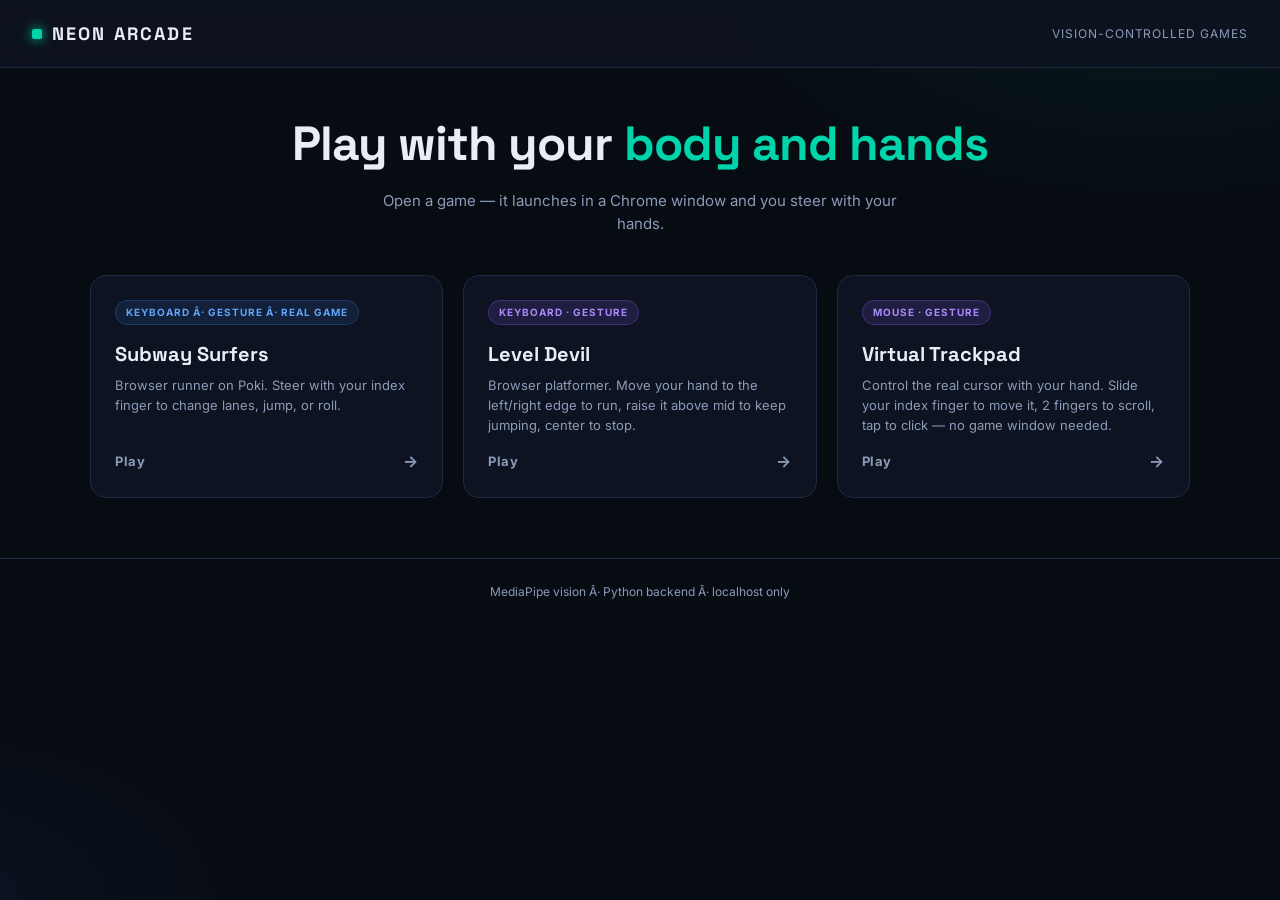
<file: camera_pi_projects/rps/web/index.html>
﻿<!DOCTYPE html>
<html lang="en">
<head>
<meta charset="UTF-8">
<meta name="viewport" content="width=device-width, initial-scale=1.0">
<title>Neon Arcade</title>
<link rel="stylesheet" href="css/style.css?v=11">
</head>
<body class="hub-body">
  <header class="hub-head">
    <div class="hub-logo"><span class="logo-mark"></span>NEON ARCADE</div>
    <span class="hub-sub">Vision-controlled games</span>
  </header>

  <main class="hub-main">
    <div class="hub-hero">
      <h1 class="hub-title">Play with your <span class="accent">body and hands</span></h1>
      <p class="hub-desc">Open a game — it launches in a Chrome window and you steer with your hands.</p>
    </div>

    <section class="game-grid">
      <a class="game-card" href="games/subway.html">
        <span class="card-tag tag-external">Keyboard Â· Gesture Â· Real game</span>
        <div class="card-info">
          <h2>Subway Surfers</h2>
          <p>Browser runner on Poki. Steer with your index finger to change lanes, jump, or roll.</p>
        </div>
        <div class="card-cta"><span>Play</span><span class="arrow">&rarr;</span></div>
      </a>

      <a class="game-card" href="games/leveldevil.html">
        <span class="card-tag tag-hand">Keyboard · Gesture</span>
        <div class="card-info">
          <h2>Level Devil</h2>
          <p>Browser platformer. Move your hand to the left/right edge to run, raise it above mid to keep jumping, center to stop.</p>
        </div>
        <div class="card-cta"><span>Play</span><span class="arrow">&rarr;</span></div>
      </a>

      <a class="game-card" href="games/trackpad.html">
        <span class="card-tag tag-hand">Mouse · Gesture</span>
        <div class="card-info">
          <h2>Virtual Trackpad</h2>
          <p>Control the real cursor with your hand. Slide your index finger to move it, 2 fingers to scroll, tap to click — no game window needed.</p>
        </div>
        <div class="card-cta"><span>Play</span><span class="arrow">&rarr;</span></div>
      </a>
    </section>
  </main>

  <footer class="hub-foot">MediaPipe vision Â· Python backend Â· localhost only</footer>
  <script src="js/audio.js?v=11"></script>
</body>
</html>
</file>
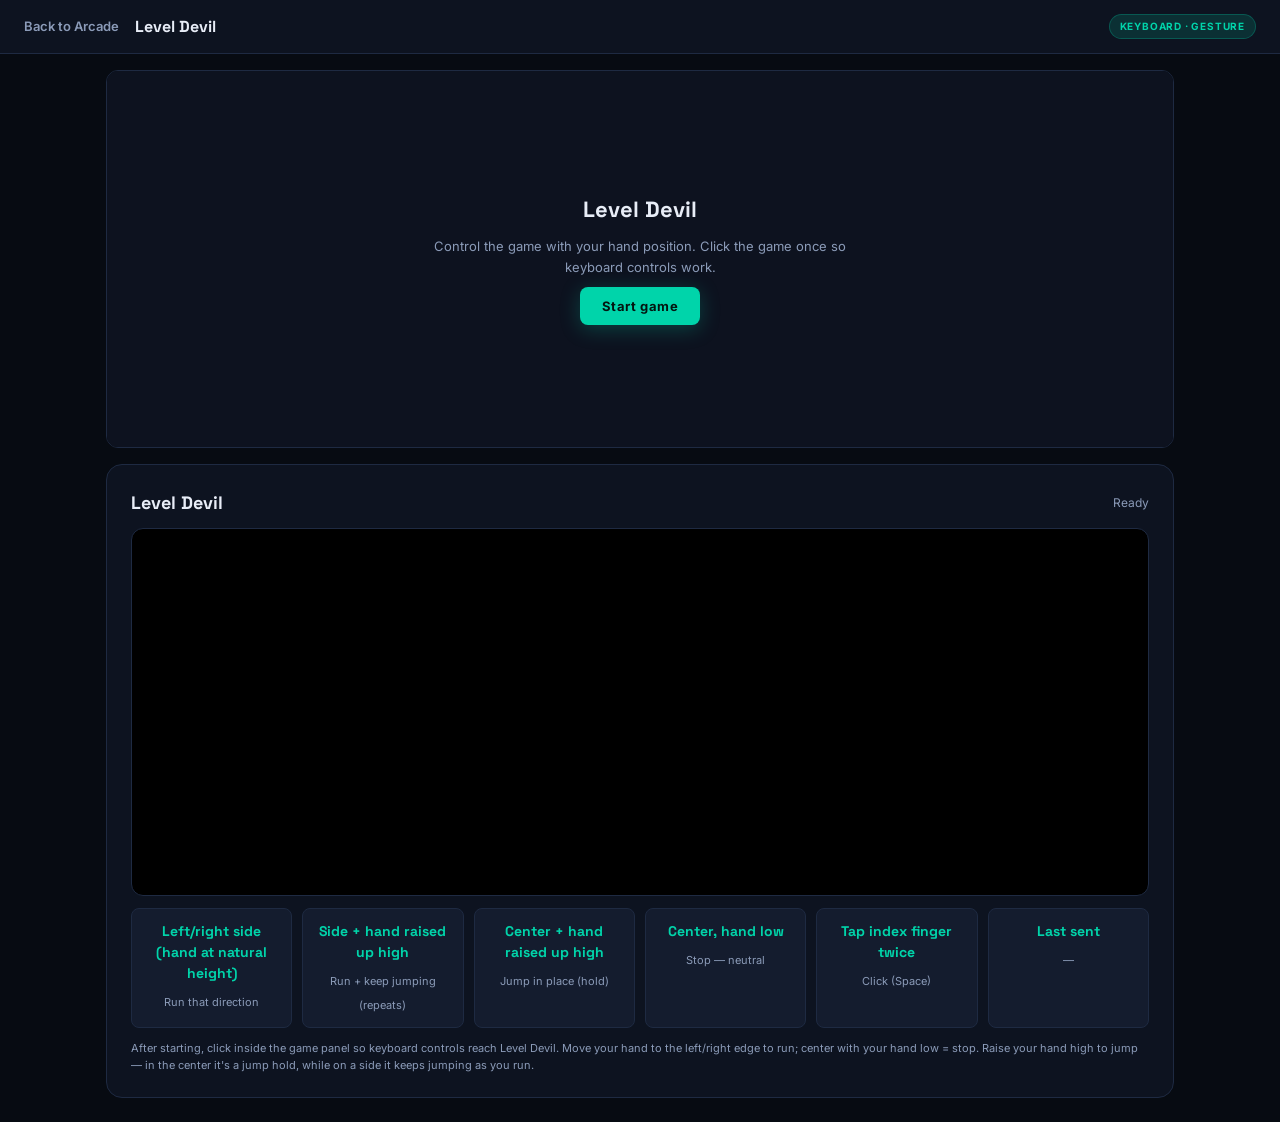
<file: camera_pi_projects/rps/web/games/leveldevil.html>
<!DOCTYPE html>
<html lang="en">
<head>
<meta charset="UTF-8">
<meta name="viewport" content="width=device-width, initial-scale=1.0">
<title>Level Devil — Neon Arcade</title>
<link rel="stylesheet" href="../css/style.css?v=11">
</head>
<body class="game-body body-layout">
  <header class="game-top">
    <a class="back-link" href="../index.html">Back to Arcade</a>
    <div class="game-title"><b>Level Devil</b></div>
    <span class="badge">Keyboard · Gesture</span>
  </header>

  <main class="game-main">
    <section class="cam-strip">
      <video id="video" autoplay playsinline muted></video>
      <canvas id="preview" width="320" height="240" style="display:none"></canvas>
      <div id="hud" class="cam-hud hidden">
        <span id="hudMove" class="move-badge">READY</span>
        <span id="hudConf" class="conf">waiting</span>
      </div>
      <div id="landing" class="landing-panel">
        <h2>Level Devil</h2>
        <p>Control the game with your hand position. Click the game once so keyboard controls work.</p>
        <button id="startBtn" class="btn btn-primary">Start game</button>
      </div>
      <div id="loading" class="landing-panel hidden">
        <h2>Starting…</h2>
        <div class="loading-bar"><span></span></div>
      </div>
      <div id="camError" class="error-panel hidden">
        <h3>Camera unavailable</h3>
        <p>Allow camera access and close other apps using the webcam.</p>
        <button id="retryBtn" class="btn btn-ghost">Retry</button>
      </div>
    </section>

    <section id="playPanel" class="game-panel game-panel-play">
      <div class="panel-head">
        <div class="panel-title">Level Devil</div>
        <span id="statusMsg" class="eq-state">Ready</span>
      </div>
      <div class="game-frame-wrap">
        <iframe id="gameFrame" src="about:blank" title="Level Devil" allow="fullscreen"></iframe>
      </div>
      <div class="control-grid">
        <div class="control-item"><kbd>Left/right side (hand at natural height)</kbd><span>Run that direction</span></div>
        <div class="control-item"><kbd>Side + hand raised up high</kbd><span>Run + keep jumping (repeats)</span></div>
        <div class="control-item"><kbd>Center + hand raised up high</kbd><span>Jump in place (hold)</span></div>
        <div class="control-item"><kbd>Center, hand low</kbd><span>Stop — neutral</span></div>
        <div class="control-item"><kbd>Tap index finger twice</kbd><span>Click (Space)</span></div>
        <div class="control-item"><kbd>Last sent</kbd><span id="lastSent">—</span></div>
      </div>
      <p class="hint">After starting, click inside the game panel so keyboard controls reach Level Devil. Move your hand to the left/right edge to run; center with your hand low = stop. Raise your hand high to jump — in the center it's a jump hold, while on a side it keeps jumping as you run.</p>
    </section>
  </main>

  <script src="../js/audio.js?v=25"></script>
  <script src="../js/arcade.js?v=25"></script>
  <script src="../js/hand-runner-bridge.js?v=27"></script>
  <script>
    HandRunner.bind("leveldevil");
    document.getElementById("startBtn").addEventListener("click", function () {
      document.getElementById("gameFrame").src = "https://level-devil.org/en/";
    });
  </script>
</body>
</html>
</file>
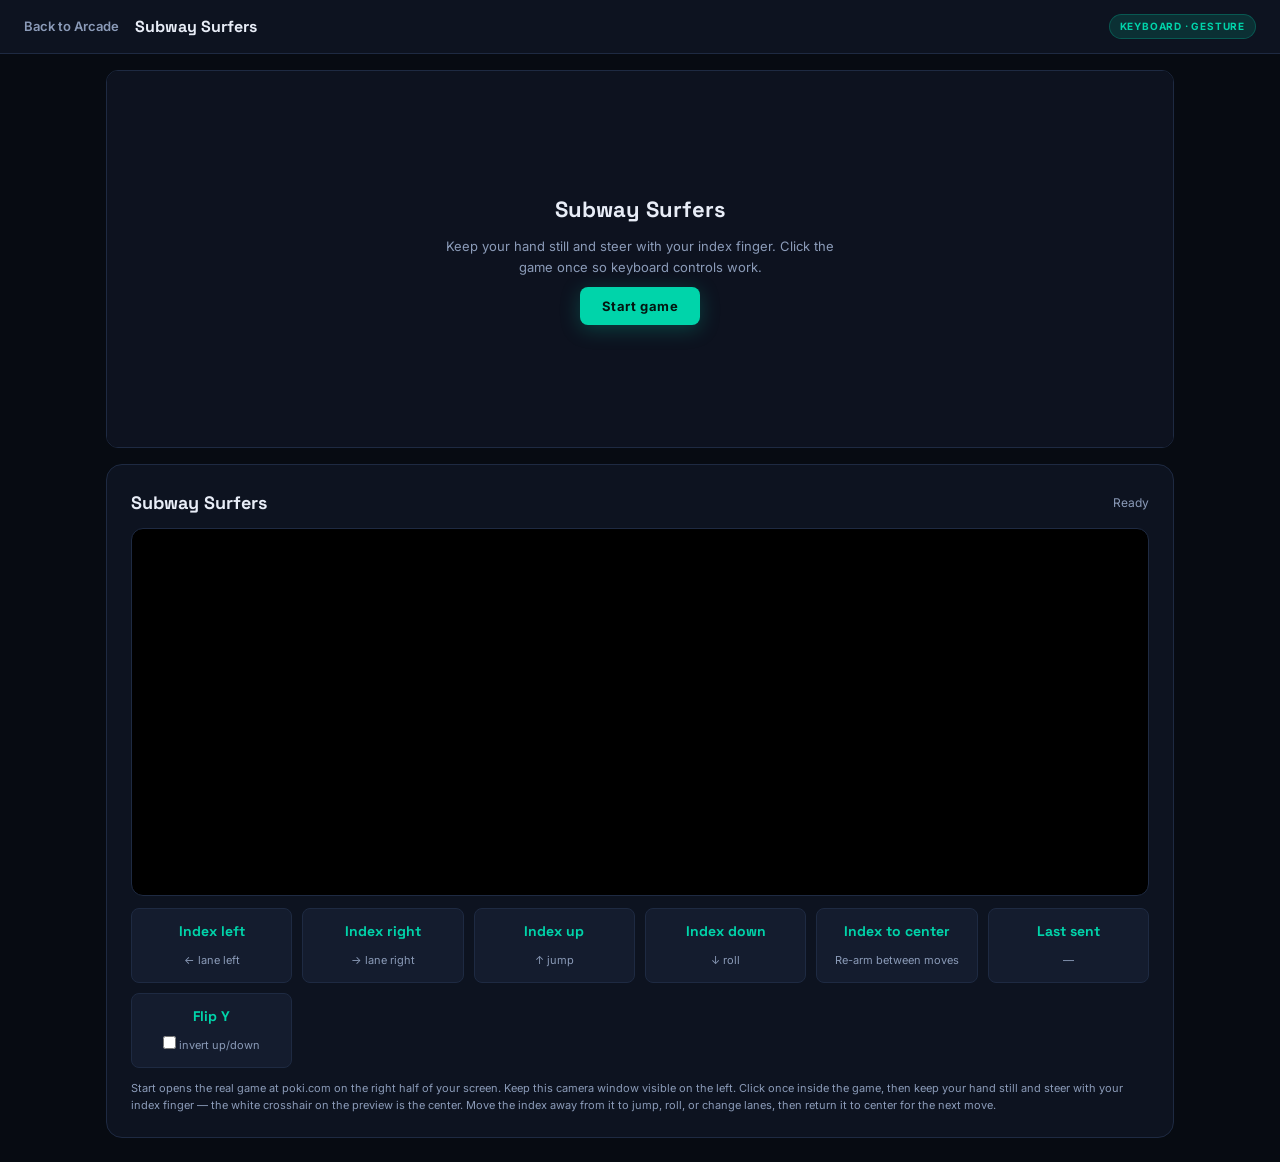
<file: camera_pi_projects/rps/web/games/subway.html>
<!DOCTYPE html>
<html lang="en">
<head>
<meta charset="UTF-8">
<meta name="viewport" content="width=device-width, initial-scale=1.0">
<title>Subway Surfers — Neon Arcade</title>
<link rel="stylesheet" href="../css/style.css?v=11">
</head>
<body class="game-body body-layout">
  <header class="game-top">
    <a class="back-link" href="../index.html">Back to Arcade</a>
    <div class="game-title"><b>Subway Surfers</b></div>
    <span class="badge">Keyboard · Gesture</span>
  </header>

  <main class="game-main">
    <section class="cam-strip">
      <video id="video" autoplay playsinline muted></video>
      <canvas id="preview" width="320" height="240" style="display:none"></canvas>
      <div id="hud" class="cam-hud hidden">
        <span id="hudMove" class="move-badge">READY</span>
        <span id="hudConf" class="conf">waiting</span>
      </div>
      <div id="landing" class="landing-panel">
        <h2>Subway Surfers</h2>
        <p>Keep your hand still and steer with your index finger. Click the game once so keyboard controls work.</p>
        <button id="startBtn" class="btn btn-primary">Start game</button>
      </div>
      <div id="loading" class="landing-panel hidden">
        <h2>Starting…</h2>
        <div class="loading-bar"><span></span></div>
      </div>
      <div id="camError" class="error-panel hidden">
        <h3>Camera unavailable</h3>
        <p>Allow camera access and close other apps using the webcam.</p>
        <button id="retryBtn" class="btn btn-ghost">Retry</button>
      </div>
    </section>

    <section id="playPanel" class="game-panel game-panel-play">
      <div class="panel-head">
        <div class="panel-title">Subway Surfers</div>
        <span id="statusMsg" class="eq-state">Ready</span>
      </div>
      <div class="game-frame-wrap">
        <iframe id="gameFrame" src="about:blank" title="Subway Surfers" allow="fullscreen"></iframe>
      </div>
      <div class="control-grid">
        <div class="control-item"><kbd>Index left</kbd><span>← lane left</span></div>
        <div class="control-item"><kbd>Index right</kbd><span>→ lane right</span></div>
        <div class="control-item"><kbd>Index up</kbd><span>↑ jump</span></div>
        <div class="control-item"><kbd>Index down</kbd><span>↓ roll</span></div>
        <div class="control-item"><kbd>Index to center</kbd><span>Re-arm between moves</span></div>
        <div class="control-item"><kbd>Last sent</kbd><span id="lastSent">—</span></div>
        <div class="control-item"><kbd>Flip Y</kbd><span><label><input type="checkbox" id="yFlipBtn"> invert up/down</label></span></div>
      </div>
      <p class="hint">Start opens the real game at poki.com on the right half of your screen. Keep this camera window visible on the left. Click once inside the game, then keep your hand still and steer with your index finger — the white crosshair on the preview is the center. Move the index away from it to jump, roll, or change lanes, then return it to center for the next move.</p>
    </section>
  </main>

  <script src="../js/audio.js?v=25"></script>
  <script src="../js/arcade.js?v=25"></script>
  <script src="../js/hand-runner-bridge.js?v=28"></script>
  <script>
    HandRunner.bind("subway");
    document.getElementById("startBtn").addEventListener("click", function () {
      document.getElementById("gameFrame").src = "https://poki.com/en/g/subway-surfers";
    });
    if (new URLSearchParams(location.search).has("start")) {
      document.getElementById("gameFrame").src = "https://poki.com/en/g/subway-surfers";
    }
  </script>
</body>
</html>
</file>
<file: camera_pi_projects/rps/web/css/style.css>
/* Neon Arcade — Dark Arcade Cabinet design system */
@import url("https://fonts.googleapis.com/css2?family=Inter:wght@400;600;700;800&family=Space+Grotesk:wght@500;700&display=swap");

:root {
  --bg-deep: #070b12;
  --bg-panel: #0d1320;
  --bg-elevated: #141c2e;
  --border: #1e2a42;
  --border-hover: #2d3f63;
  --text: #e8edf7;
  --text-muted: #8b9bb8;
  --accent: #00d4aa;
  --accent-dim: rgba(0, 212, 170, 0.15);
  --accent-2: #3b82f6;
  --warn: #f59e0b;
  --danger: #ef4444;
  --success: #22c55e;
  --violet: #8b5cf6;
  --cyan: #06b6d4;
  --radius-sm: 8px;
  --radius-md: 12px;
  --radius-lg: 16px;
  --shadow: 0 12px 40px rgba(0, 0, 0, 0.45);
  --font-ui: "Inter", system-ui, sans-serif;
  --font-display: "Space Grotesk", "Inter", sans-serif;
  --cam-h: 168px;
  --cam-body-h: min(42vh, 380px);
}

* { margin: 0; padding: 0; box-sizing: border-box; }
html, body { height: 100%; }
body { font-family: var(--font-ui); color: var(--text); background: var(--bg-deep); min-height: 100vh; line-height: 1.5; }
a { color: inherit; text-decoration: none; }
button { font-family: inherit; }
.hidden { display: none !important; }

.hub-body {
  background: radial-gradient(900px 500px at 90% -5%, rgba(0,212,170,.08), transparent 55%),
    radial-gradient(700px 400px at -5% 100%, rgba(59,130,246,.07), transparent 50%), var(--bg-deep);
}
.hub-head { display: flex; align-items: center; justify-content: space-between; padding: 20px 32px; border-bottom: 1px solid var(--border); background: rgba(13,19,32,.85); backdrop-filter: blur(10px); position: sticky; top: 0; z-index: 50; }
.hub-logo { font-family: var(--font-display); font-size: 18px; font-weight: 700; letter-spacing: .12em; display: flex; align-items: center; gap: 10px; }
.logo-mark { width: 10px; height: 10px; border-radius: 2px; background: var(--accent); box-shadow: 0 0 12px var(--accent); }
.hub-sub { font-size: 12px; color: var(--text-muted); letter-spacing: .08em; text-transform: uppercase; }
.hub-main { width: min(1100px, 94vw); margin: 0 auto; padding: 40px 0 60px; }
.hub-hero { text-align: center; margin-bottom: 40px; }
.hub-title { font-family: var(--font-display); font-size: clamp(32px, 5vw, 48px); font-weight: 700; letter-spacing: -.02em; }
.hub-title .accent { color: var(--accent); }
.hub-desc { color: var(--text-muted); font-size: 15px; margin-top: 10px; max-width: 520px; margin-left: auto; margin-right: auto; }
.game-grid { display: grid; grid-template-columns: repeat(auto-fill, minmax(300px, 1fr)); gap: 20px; }
.game-card { position: relative; background: var(--bg-panel); border: 1px solid var(--border); border-radius: var(--radius-lg); padding: 24px; transition: border-color .18s, transform .18s, box-shadow .18s; display: flex; flex-direction: column; gap: 14px; min-height: 200px; }
.game-card:hover { border-color: var(--border-hover); transform: translateY(-4px); box-shadow: var(--shadow); }
.game-card:hover .card-cta { color: var(--accent); }
.card-tag { display: inline-flex; font-size: 10px; font-weight: 700; letter-spacing: .1em; text-transform: uppercase; padding: 4px 10px; border-radius: 999px; width: fit-content; }
.tag-hand { background: rgba(139,92,246,.15); color: #a78bfa; border: 1px solid rgba(139,92,246,.3); }
.tag-body { background: rgba(0,212,170,.12); color: var(--accent); border: 1px solid rgba(0,212,170,.25); }
.tag-external { background: rgba(59,130,246,.12); color: #60a5fa; border: 1px solid rgba(59,130,246,.25); }
.card-info h2 { font-family: var(--font-display); font-size: 20px; font-weight: 700; }
.card-info p { color: var(--text-muted); font-size: 13px; line-height: 1.55; margin-top: 6px; }
.card-cta { margin-top: auto; display: flex; align-items: center; justify-content: space-between; font-size: 13px; font-weight: 700; letter-spacing: .04em; color: var(--text-muted); }
.card-cta .arrow { font-size: 16px; }
.hub-foot { text-align: center; color: var(--text-muted); font-size: 12px; padding: 24px; border-top: 1px solid var(--border); }

.game-body { background: var(--bg-deep); display: flex; flex-direction: column; min-height: 100vh; }
.game-top { display: flex; align-items: center; gap: 16px; padding: 14px 24px; border-bottom: 1px solid var(--border); background: var(--bg-panel); flex-shrink: 0; }
.back-link { font-size: 13px; font-weight: 600; color: var(--text-muted); }
.back-link:hover { color: var(--accent); }
.game-title { font-family: var(--font-display); font-size: 16px; font-weight: 500; flex: 1; }
.game-title b { font-weight: 700; }
.badge { font-size: 10px; font-weight: 700; letter-spacing: .08em; text-transform: uppercase; padding: 4px 10px; border-radius: 999px; background: var(--accent-dim); color: var(--accent); border: 1px solid rgba(0,212,170,.25); }
.game-main { flex: 1; display: flex; flex-direction: column; width: min(1100px, 100%); margin: 0 auto; padding: 16px 16px 24px; gap: 16px; }

.cam-strip { position: relative; height: var(--cam-h); background: #0a0f18; border: 1px solid var(--border); border-radius: var(--radius-md); overflow: hidden; flex-shrink: 0; }
.body-layout .cam-strip { height: var(--cam-body-h); min-height: 280px; }
.cam-strip #video { width: 100%; height: 100%; object-fit: cover; object-position: center center; transform: scaleX(-1); background: #0a0f18; }
.body-layout .cam-strip #video { object-fit: contain; object-position: center center; }
.cam-strip #camFeed { width: 100%; height: 100%; object-fit: contain; object-position: center center; background: #0a0f18; }
.panel-actions { display: flex; justify-content: center; gap: 10px; }
.cam-strip #poseCanvas, .cam-strip #preview { position: absolute; inset: 0; width: 100%; height: 100%; pointer-events: none; }
.cam-strip .overlay { position: absolute; inset: 0; z-index: 5; display: flex; flex-direction: column; align-items: center; justify-content: center; gap: 8px; background: rgba(7,11,18,.82); color: var(--text); }
.overlay-big { font-family: var(--font-display); font-size: 48px; font-weight: 700; color: var(--accent); }
.overlay-sub { font-size: 13px; color: var(--text-muted); letter-spacing: .06em; }
.cam-hud { position: absolute; right: 10px; top: 10px; z-index: 4; display: flex; align-items: center; gap: 8px; background: rgba(7,11,18,.92); border: 1px solid var(--border); border-radius: var(--radius-sm); padding: 6px 12px; font-size: 12px; font-weight: 600; }
.cam-hud .move-badge { font-family: var(--font-display); font-size: 11px; font-weight: 700; letter-spacing: .06em; padding: 2px 8px; border-radius: 4px; background: var(--accent-dim); color: var(--accent); }
.cam-hud .conf { color: var(--text-muted); font-size: 11px; }
.landing-panel, .error-panel { position: absolute; inset: 0; z-index: 6; display: flex; flex-direction: column; align-items: center; justify-content: center; gap: 10px; text-align: center; padding: 20px; background: rgba(13,19,32,.94); }
.landing-panel h2, .error-panel h3 { font-family: var(--font-display); font-size: 22px; font-weight: 700; }
.landing-panel p, .error-panel p { color: var(--text-muted); font-size: 13px; line-height: 1.6; max-width: 420px; }
.hint { font-size: 11px; color: var(--text-muted); }
.error-panel h3 { color: var(--danger); }

.game-panel { flex: 1; background: var(--bg-panel); border: 1px solid var(--border); border-radius: var(--radius-lg); padding: 24px; display: flex; flex-direction: column; gap: 16px; min-height: 280px; }
.panel-head { display: flex; align-items: center; justify-content: space-between; gap: 12px; flex-wrap: wrap; }
.panel-title { font-family: var(--font-display); font-size: 18px; font-weight: 700; }
.status-line { font-size: 12px; color: var(--text-muted); display: flex; align-items: center; gap: 8px; }
.status-dot { width: 8px; height: 8px; border-radius: 50%; background: var(--text-muted); }
.status-dot.ok { background: var(--success); box-shadow: 0 0 8px rgba(34,197,94,.5); }
.status-dot.warn { background: var(--warn); }
.status-dot.err { background: var(--danger); }
.control-grid { display: grid; grid-template-columns: repeat(auto-fit, minmax(140px, 1fr)); gap: 10px; }
.control-item { background: var(--bg-elevated); border: 1px solid var(--border); border-radius: var(--radius-sm); padding: 12px; text-align: center; }
.control-item kbd { display: block; font-family: var(--font-display); font-size: 14px; font-weight: 700; color: var(--accent); margin-bottom: 4px; }
.control-item span { font-size: 11px; color: var(--text-muted); }
.instructions { font-size: 13px; color: var(--text-muted); line-height: 1.65; }
.instructions li { margin-left: 18px; margin-bottom: 4px; }
.game-frame-wrap { flex: 1; min-height: 360px; border: 1px solid var(--border); border-radius: var(--radius-md); overflow: hidden; background: #000; }
.game-frame-wrap iframe { width: 100%; height: 100%; min-height: 360px; border: none; }
.game-placeholder { display: flex; flex-direction: column; align-items: center; justify-content: center; min-height: 360px; gap: 12px; color: var(--text-muted); text-align: center; padding: 24px; }
.game-placeholder .big { font-family: var(--font-display); font-size: 28px; font-weight: 700; color: var(--text); }

.btn-row { display: flex; flex-wrap: wrap; gap: 10px; align-items: center; }
.btn { border: none; cursor: pointer; font-weight: 700; font-size: 13px; letter-spacing: .04em; padding: 11px 22px; border-radius: var(--radius-sm); transition: transform .12s, filter .12s; }
.btn:focus-visible { outline: 2px solid var(--accent); outline-offset: 2px; }
.btn:active { transform: scale(.97); }
.btn-primary { background: var(--accent); color: #041510; box-shadow: 0 4px 20px rgba(0,212,170,.25); }
.btn-primary:hover { filter: brightness(1.08); }
.btn-primary:disabled { opacity: .45; cursor: not-allowed; }
.btn-ghost { background: transparent; color: var(--text); border: 1px solid var(--border); }
.btn-ghost:hover { border-color: var(--border-hover); background: var(--bg-elevated); }
.btn-sm { padding: 8px 14px; font-size: 12px; }
.toggle-row { display: flex; align-items: center; gap: 8px; font-size: 12px; color: var(--text-muted); }
.toggle-row input { accent-color: var(--accent); }

.hand-layout .cam-strip { height: 240px; }
.hand-panel { display: grid; grid-template-columns: 1fr 1fr; gap: 16px; }
@media (max-width: 820px) { .hand-panel { grid-template-columns: 1fr; } .cam-strip { height: 140px; } .hand-layout .cam-strip { height: 180px; } .body-layout .cam-strip { height: min(38vh, 300px); min-height: 220px; } }

.versus-card { background: var(--bg-elevated); border: 1px solid var(--border); border-radius: var(--radius-md); padding: 20px; display: flex; flex-direction: column; gap: 16px; }
.versus { display: flex; align-items: center; justify-content: center; gap: 16px; }
.player-pill { display: flex; flex-direction: column; align-items: center; gap: 8px; background: var(--bg-panel); border: 1px solid var(--border); border-radius: var(--radius-md); padding: 16px 20px; min-width: 110px; }
.p-name { font-size: 10px; letter-spacing: .12em; color: var(--text-muted); font-weight: 700; }
.p-move { font-family: var(--font-display); font-size: 22px; font-weight: 700; color: var(--accent); text-transform: uppercase; }
.p-label { font-size: 11px; font-weight: 600; color: var(--text-muted); text-transform: uppercase; }
.player-pill.win-card { border-color: var(--success); }
.player-pill.lose-card { opacity: .55; }
.vs-mark { font-family: var(--font-display); font-size: 14px; font-weight: 700; color: var(--text-muted); }
.result-text { font-family: var(--font-display); font-size: 26px; font-weight: 700; text-align: center; }
.result-text.win { color: var(--success); }
.result-text.lose { color: var(--danger); }
.result-text.draw { color: var(--warn); }
.round-pips { display: flex; gap: 6px; }
.pip { width: 10px; height: 10px; border-radius: 50%; background: var(--border); }
.pip.you { background: var(--violet); }
.pip.pi { background: var(--cyan); }
.pip.draw { background: var(--warn); }
.scorebar { display: grid; grid-template-columns: repeat(3, 1fr); gap: 10px; }
.score-chip { background: var(--bg-elevated); border: 1px solid var(--border); border-radius: var(--radius-sm); padding: 12px 14px; display: flex; align-items: center; justify-content: space-between; }
.score-chip span { font-size: 10px; letter-spacing: .1em; color: var(--text-muted); font-weight: 700; }
.score-chip b { font-family: var(--font-display); font-size: 24px; font-weight: 700; }
.score-chip.you b { color: var(--violet); }
.score-chip.pi b { color: var(--cyan); }
.score-chip.draw b { color: var(--warn); }
.match-banner { background: var(--bg-elevated); border: 1px solid var(--border); border-radius: var(--radius-md); padding: 24px; text-align: center; display: flex; flex-direction: column; gap: 10px; align-items: center; }
.match-text { font-family: var(--font-display); font-size: 26px; font-weight: 700; }
.match-text.win { color: var(--success); }
.match-text.lose { color: var(--danger); }
.streak { text-align: center; color: var(--warn); font-size: 13px; font-weight: 600; min-height: 20px; }
.eq-box { font-family: var(--font-display); font-size: 40px; font-weight: 700; color: var(--accent); text-align: center; }
.eq-state { font-size: 12px; color: var(--text-muted); text-align: center; }
.result-sub.ok { color: var(--success); font-weight: 600; }
.result-sub.bad { color: var(--danger); font-weight: 600; }
.seq-target { font-family: var(--font-display); font-size: 32px; font-weight: 700; color: var(--accent); text-align: center; }
.seq-track { display: flex; flex-wrap: wrap; justify-content: center; gap: 8px; min-height: 32px; }
.seq-pill { width: 32px; height: 32px; display: flex; align-items: center; justify-content: center; font-size: 10px; font-weight: 700; border-radius: 6px; background: var(--bg-panel); border: 1px solid var(--border); color: var(--text-muted); opacity: .5; }
.seq-pill.done { opacity: 1; border-color: var(--success); color: var(--success); }
.seq-pill.active { opacity: 1; border-color: var(--accent); color: var(--accent); }
.hearts { font-family: var(--font-display); font-size: 14px; font-weight: 700; color: var(--danger); letter-spacing: 2px; }
.flash { position: fixed; inset: 0; z-index: 60; pointer-events: none; opacity: 0; }
.flash.show { opacity: 1; }
.win-flash { background: radial-gradient(circle at 50% 45%, rgba(34,197,94,.2), transparent 62%); animation: flashFade .8s ease; }
.lose-flash { background: radial-gradient(circle at 50% 45%, rgba(239,68,68,.18), transparent 62%); animation: flashFade .7s ease; }
.draw-flash { background: radial-gradient(circle at 50% 45%, rgba(245,158,11,.16), transparent 62%); animation: flashFade .7s ease; }
@keyframes flashFade { 0% { opacity: 0; } 25% { opacity: 1; } 100% { opacity: 0; } }
.diag-out { max-height: 160px; width: min(480px, 95%); overflow: auto; text-align: left; font-size: 10px; line-height: 1.5; background: var(--bg-deep); color: var(--text-muted); border: 1px solid var(--border); border-radius: var(--radius-sm); padding: 10px; white-space: pre-wrap; }
.loading-bar { height: 3px; background: var(--border); border-radius: 999px; overflow: hidden; margin-top: 8px; }
.loading-bar span { display: block; height: 100%; width: 40%; background: var(--accent); animation: loadSlide 1.2s ease infinite; }
.game-canvas-wrap canvas { width: 100%; height: auto; display: block; background: #0a1020; border-radius: var(--radius-md); }
.scorebar-inline { margin: 0; }
.game-panel-play { gap: 12px; }
.screen-map { position: relative; width: 130px; height: 82px; margin: 8px auto 0; border: 1px solid var(--border); border-radius: 6px; background: #0a1020; }
.screen-map #cursorDot { position: absolute; left: 50%; top: 50%; width: 12px; height: 12px; transform: translate(-50%, -50%); border-radius: 50%; background: #ffd400; box-shadow: 0 0 12px #ffd400; border: 1px solid #000; }
</file>
